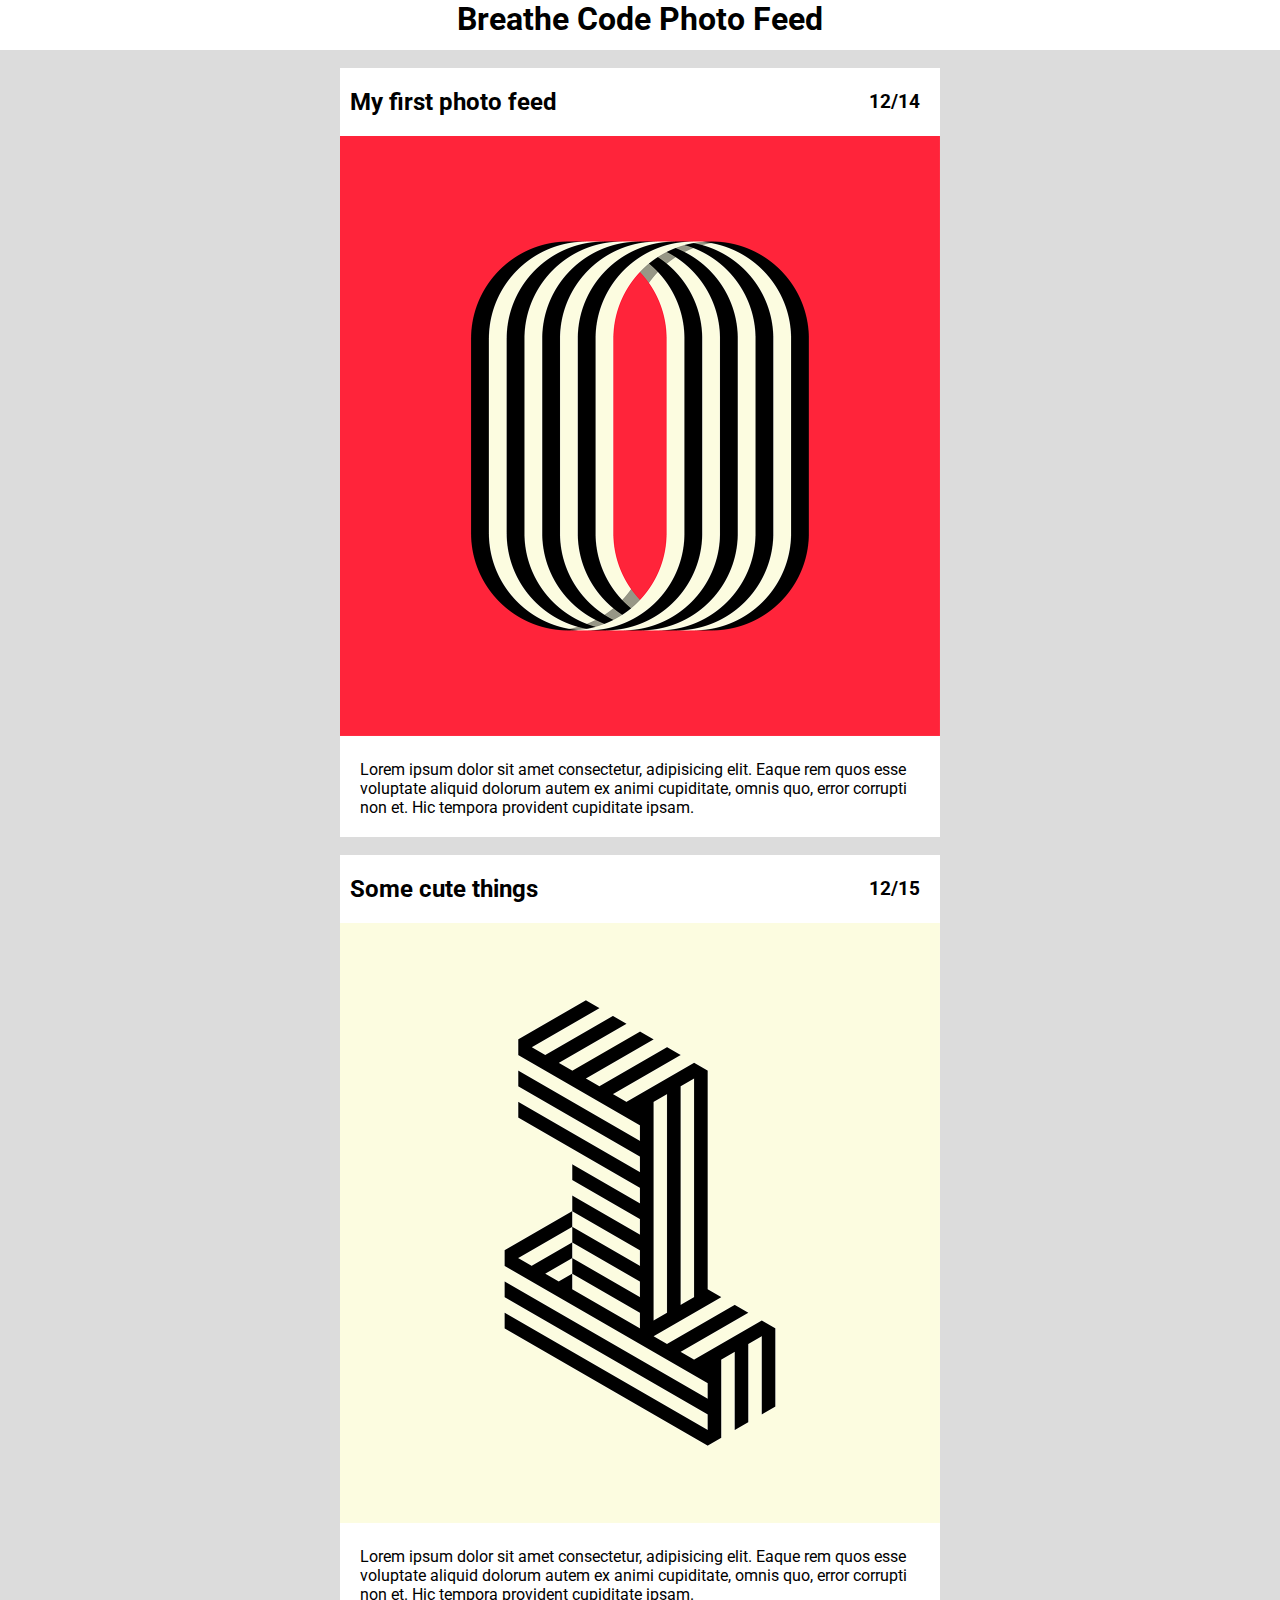
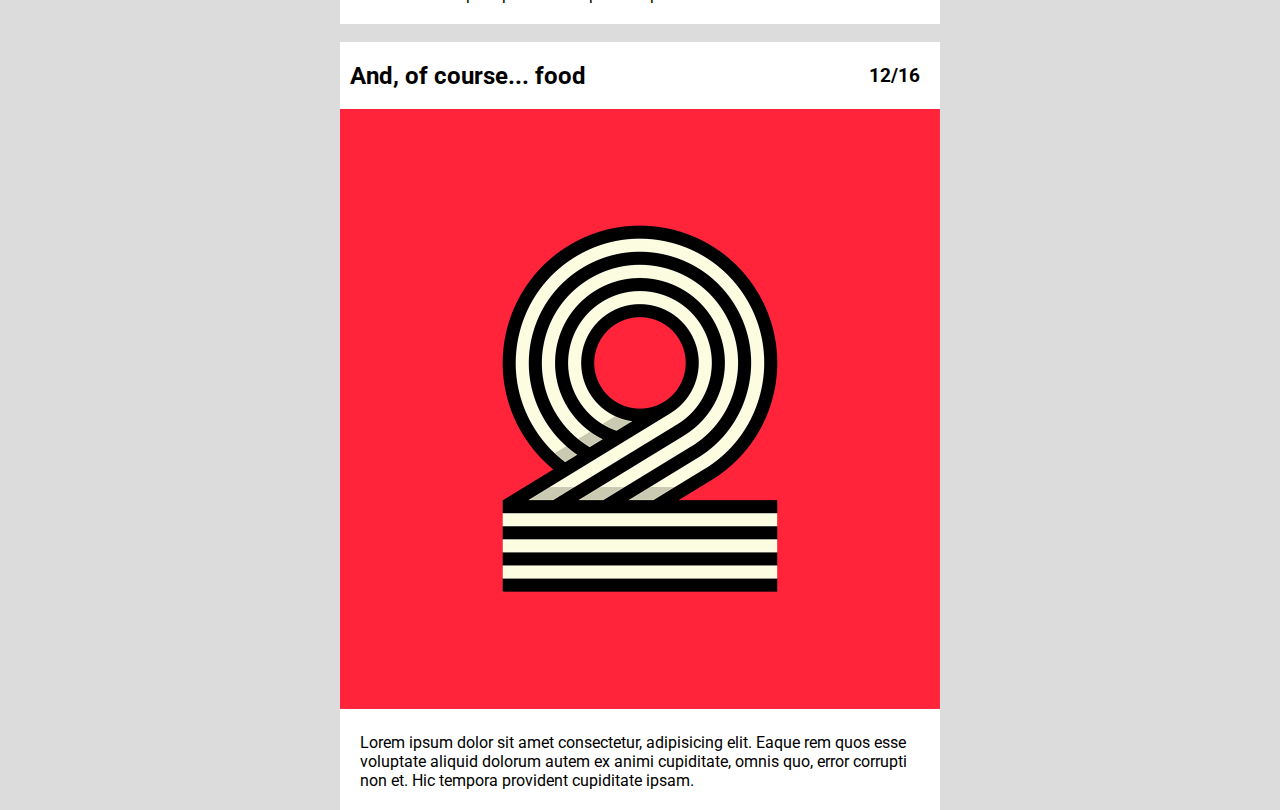
<file: index.html>
<!DOCTYPE html>
<html lang="en">
    <head>
        <meta charset="UTF-8">
        <meta http-equiv="X-UA-Compatible" content="IE=edge">
        <meta name="viewport" content="width=device-width, initial-scale=1.0">
        <title>Instagram Photo Feed</title>
        <link
            href="https://fonts.googleapis.com/css2?family=Roboto:ital,wght@0,100;0,300;0,400;0,500;0,700;0,900;1,100;1,300;1,400;1,500;1,700;1,900&display=swap"
            rel="stylesheet">
        <link rel="stylesheet" href="style.css">
    </head>
    <body>
        
        <div class="header">
            <div>
                <h1 class="text1">
                    Breathe Code Photo Feed
                </h1>
            </div>
        </div>

        <br>

        <div class="post">
        
            <div class="post1">
                <div class="post1-header">
                    <div>
                        <h2 class="text2">
                            My first photo feed
                        </h2>
                    </div>
                    <div>
                        <h3 class="number1">
                            12/14
                        </h3>
                    </div>
                </div>
                <div>
                    <img class="imagen" src="./img/0.png" alt="">
                </div>
                <div>
                    <p class="parrafo">
                        Lorem ipsum dolor sit amet consectetur, adipisicing elit. Eaque rem quos esse voluptate aliquid dolorum autem ex animi cupiditate, omnis quo, error corrupti non et. Hic tempora provident cupiditate ipsam.
                    </p>
                </div>
            </div>

            <br>

            <div class="post2">
                <div class="post2-header">
                    <div>
                        <h2 class="text2">
                            Some cute things
                        </h2>
                    </div>
                    <div>
                        <h3 class="number1">
                            12/15
                        </h3>
                    </div>
                </div>
                <div>
                    <img class="imagen" src="./img/1.png" alt="">
                </div>
                <div>
                    <p class="parrafo">
                        Lorem ipsum dolor sit amet consectetur, adipisicing elit. Eaque rem quos esse voluptate aliquid dolorum autem ex animi cupiditate, omnis quo, error corrupti non et. Hic tempora provident cupiditate ipsam.
                    </p>
                </div>
            </div>

            <br>

            <div class="post3">
                <div class="post3-header">
                    <div>
                        <h2 class="text2">
                            And, of course... food
                        </h2>
                    </div>
                    <div>
                        <h3 class="number1">
                            12/16
                        </h3>
                    </div>
                </div>
                <div>
                    <img class="imagen" src="./img/2.png" alt="">
                </div>
                <div>
                    <p class="parrafo">
                        Lorem ipsum dolor sit amet consectetur, adipisicing elit. Eaque rem quos esse voluptate aliquid dolorum autem ex animi cupiditate, omnis quo, error corrupti non et. Hic tempora provident cupiditate ipsam.
                    </p>
                </div>
            </div>
        </div>

    </body>
</html>
</file>
<file: style.css>
body,
html {
    margin: 0;
    padding: 0;
    box-sizing: border-box;
    background-color:gainsboro;
    height: 100vh;

}

.header{
    width: 100%;
    height: 50px;
    background-color: white;
}

.text1{
    font-family: 'Roboto', sans-serif;
    text-align: center;
    margin: 0;
}

.post1, .post2, .post3{
    width: 600px;
    background-color: white;
    margin: auto;
}

.post1-header, .post2-header, .post3-header{
    display: flex;
    justify-content: space-between;
    width: 600px;
    background-color: white;
}

.post1-header, .post2-header, .post3-header > div{
    display: flex;
    align-items: center;
}

.imagen{
    width: 600px;
}

.text2, .text3, .text4{
    font-family: 'Roboto', sans-serif;
    margin-left: 10px;
}

.number1, .number2, .number3{
    font-family: 'Roboto', sans-serif;
    margin-right: 20px;
}

.parrafo{
    font-family: 'Roboto', sans-serif;
    font-size: 1.0rem;
    padding: 20px;
    margin: 0;
}
</file>
